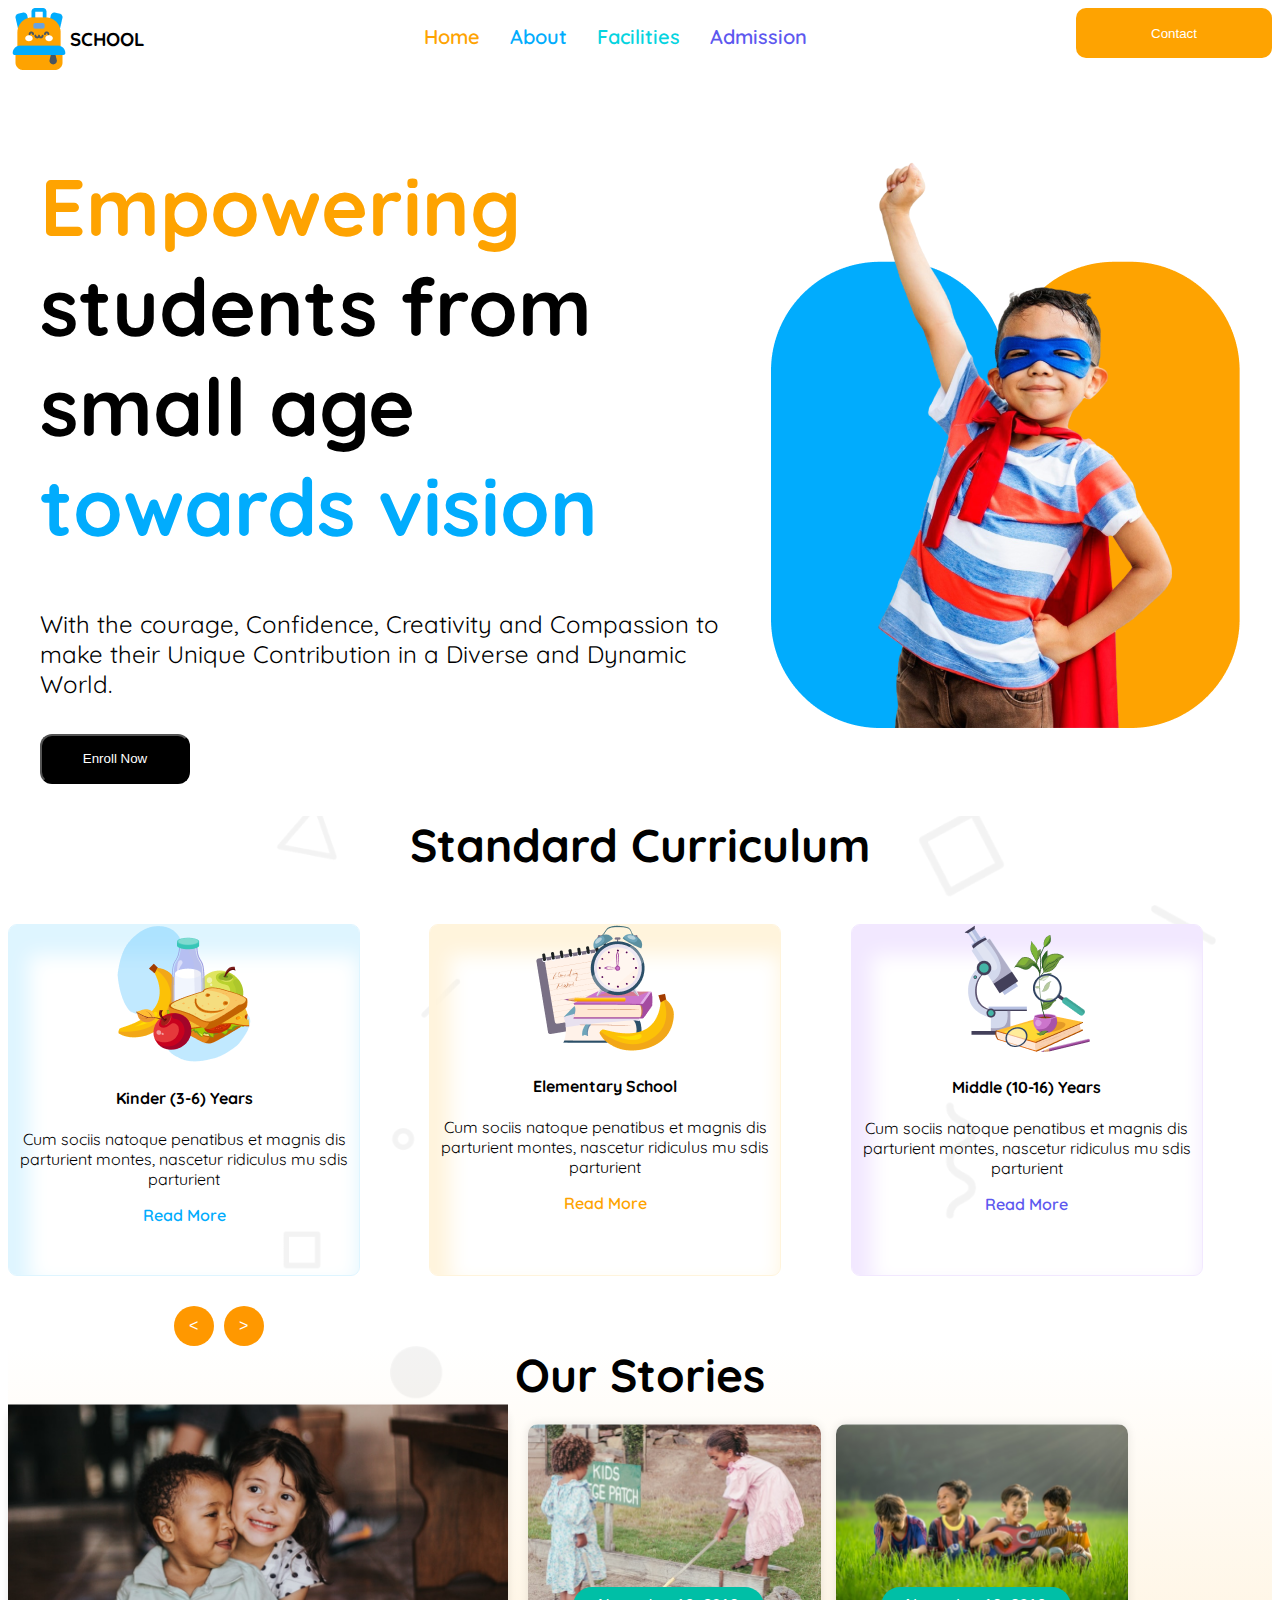
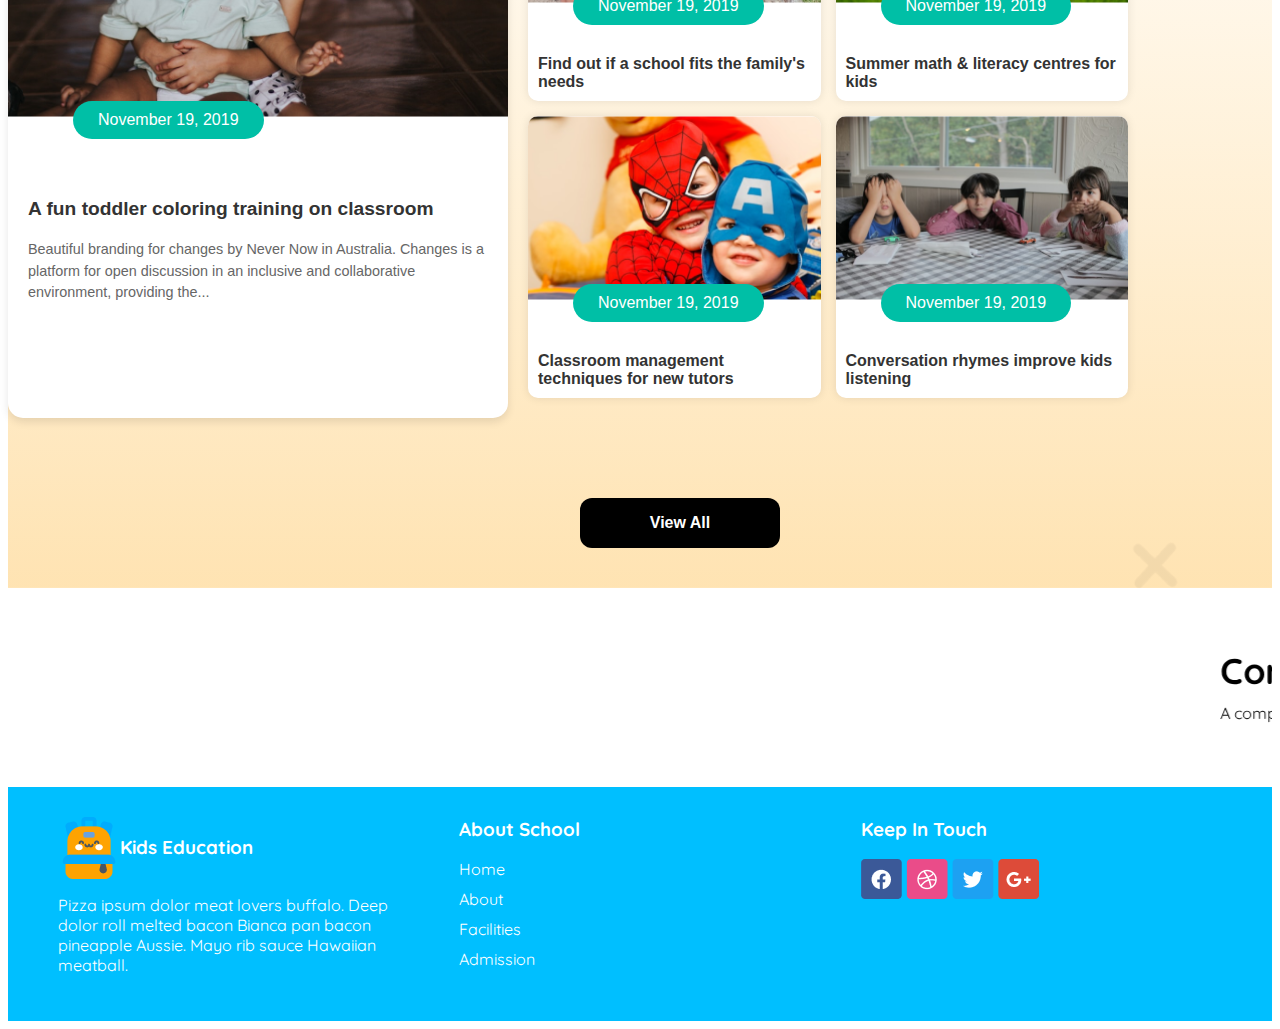
<file: index.html>
<!DOCTYPE html>
<html lang="en">
<head>
    <meta charset="UTF-8">
    <meta name="viewport" content="width=device-width, initial-scale=1.0">
    <title>Kids Point</title>
    <link rel="stylesheet" href="styles/assignment-2.css">
</head>
<body class="quicksand-font">
    <header>
        <div class="navbar display-flex">
            <div class="logo">
                <img src="assets/logo.png" alt="">
                <h3 class="brand">SCHOOL</h3>
            </div>
           
            <ul class="nav-links display-flex">
                <!-- li.nav-item*4>a.nav-link -->
                <li class="nav-item"><a href="" class="nav-link text-orange">Home</a></li>
                <li class="nav-item"><a href="" class="nav-link text-skyblue">About</a></li>
                <li class="nav-item"><a href="" class="nav-link text-aqua">Facilities</a></li>
                <li class="nav-item"><a href="" class="nav-link text-violet">Admission</a></li>
            </ul>
            <!-- <div class="hambarg"><img src="assets/hambarg.png" alt=""></div> -->
            <img class="hambarg" src="assets/hambarg.png" alt="">
            
            <button class="ctn-button">Contact</button>
        </div>
        <hr class="hr">
    </header>
    <main>
        <section class="hero display-flex">
            <div class="hero-text">
              <h1 class="text-orange font-weight">
                Empowering <br>
                <span class="text-black font-weight">students from small age</span> 
                <span class="text-skyblue font-weight">towards vision</span>
              </h1>
              <p class="hero-p">With the courage, Confidence, Creativity and Compassion to make their Unique Contribution in a Diverse and Dynamic World.</p>
              <button class="btn-enroll btn-black">Enroll Now</button>
      </div>
      <div class="hero-image">
        <img src="assets/hero-kids.png" alt="Child in superhero costume">
      </div>
    </section>
    <!-- Standard Curriculum -->
    <section class="background-1">
        <h3 class="curriculum-title">Standard Curriculum</h3>
        <div class="curriculum-container">
            <!-- .curriculum-card*3>img.curriculum-icon+h4.curriculum-title+p.curriculum-p -->
            <div class="curriculum-card-1">
                <div>
                    <img src="assets/kinder.png" alt="" class="curriculum-icon">
                <h4 class="curriculum-box-title">Kinder (3-6) Years</h4>
                <p class="curriculum-p">Cum sociis natoque penatibus et magnis
                    dis parturient montes, nascetur ridiculus
                    mu sdis parturient</p>
                    <a href="#" class="read-more text-skyblue">Read More</a>
                </div>
            </div>
            <div class="curriculum-card-2">
                <div>
                    <img src="assets/elementary.png" alt="" class="curriculum-icon">
                <h4 class="curriculum-box-title">Elementary School</h4>
                <p class="curriculum-p">Cum sociis natoque penatibus et magnis
                    dis parturient montes, nascetur ridiculus
                    mu sdis parturient</p>
                    <a href="#" class="read-more text-orange">Read More</a>
                </div>
            </div>
            <div class="curriculum-card-3">
                <div>
                    <img src="assets/middle.png" alt="" class="curriculum-icon">
                <h4 class="curriculum-box-title">Middle (10-16) Years</h4>
                <p class="curriculum-p">Cum sociis natoque penatibus et magnis
                    dis parturient montes, nascetur ridiculus
                    mu sdis parturient</p>
                    <a href="#" class="read-more text-violet">Read More</a>
                </div>
            </div>
           
                <div class="pagination">
                    <button>&lt;</button>
                    <button>&gt;</button>
                </div>
            
     </div>
    </section>
    <!-- Stories -->
    <section class="head-story background">
        <h2 class="our-stories">Our Stories</h2>
        <section class="stories-head display-flex">
            <div class="story-card">
                <div class="story-image">
                    <img src="assets/story-1.png" alt="Story Image">
                </div>
                <div class="story-content">
                    <div class="story-date">
                        November 19, 2019
                    </div>
                    <h3 class="story-title">A fun toddler coloring training on classroom</h3>
                    <p class="story-description">
                        Beautiful branding for changes by Never Now in Australia. Changes is a platform for open discussion in an inclusive and collaborative environment, providing the...
                    </p>
                </div>
            </div>
            <div class="container">
                <div class="grid">
                    <div class="card">
                        <img src="assets/story-2.png" alt="School Needs">
                       
                        <div class="story-date-2">
                            November 19, 2019
                        </div>
                        <div class="title">Find out if a school fits the family's needs</div>
                    </div>
                    <div class="card">
                        <img src="assets/story-3.png" alt="Summer Math">
                       
                        <div class="story-date-2">
                            November 19, 2019
                        </div>
                        <div class="title">Summer math & literacy centres for kids</div>
                    </div>
                    <div class="card">
                        <img src="assets/story-4.png" alt="Classroom Management">
                       
                        <div class="story-date-2">
                            November 19, 2019
                        </div>
                        <div class="title">Classroom management techniques for new tutors</div>
                    </div>
                    <div class="card">
                        <img src="assets/story-5.png" alt="Conversation Rhymes">
                       
                        <div class="story-date-2">
                            November 19, 2019
                        </div>
                        <div class="title">Conversation rhymes improve kids listening</div>
                    </div>
                </div>
            </div>
            
        </section>
        <div class="button-container">
            <button class="view-all-btn">View All</button>
        </div>
    </section>
    
    </main>
    <!-- marque -->
    <div class="mak">
        <marquee class="marq" bgcolor="white" 
                 direction="left" loop="">
            <div class="geek1">
                Computer Science and engineering
            </div>
            <div class="geek2">
                A computer science portal from geeks for CSE
            </div>
        </marquee>
    </div>
    <!-- footer -->
    <footer class="footer">
        <div class="footer-left">
            <!-- Logo and Description -->
            <div class="footer-column display-flex">
              <img src="assets/logo.png" alt="Kids Education Logo" class="logo">
              <h3>Kids Education</h3>
            </div>
            <p>
                Pizza ipsum dolor meat lovers buffalo. Deep dolor roll melted bacon Bianca pan bacon pineapple Aussie. Mayo rib sauce Hawaiian meatball.
              </p>
              </div>
              <!-- About Links -->
      <div class="footer-middle">
        <h3>About School</h3>
        <ul>
          <li><a href="#">Home</a></li>
          <li><a href="#">About</a></li>
          <li><a href="#">Facilities</a></li>
          <li><a href="#">Admission</a></li>
        </ul>
      </div>
      <!-- footer right -->
      <div class="footer-right">
            <h3>Keep In Touch</h3>
            <div class="social-icons">
              <a href="#"><img src="assets/fb.png" alt="Facebook"></a>
              <a href="#"><img src="assets/dribble.png" alt="Dribble"></a>
              <a href="#"><img src="assets/twitter.png" alt="Twitter"></a>
              <a href="#"><img src="assets/google+.png" alt="Google+"></a>
            </div>
    </div>

    </footer>
    
</body>
</html>
</file>
<file: styles/assignment-2.css>
@import url('https://fonts.googleapis.com/css2?family=Quicksand:wght@300..700&display=swap');


.quicksand-font {
  font-family: "Quicksand", serif;
  font-optical-sizing: auto;
  font-weight: 400;
  font-style: normal;
}
main{
  max-width: 1440px;
  margin: 0 auto;
}

/* Shared style */
.display-flex{
    display: flex;
}
/* main > section{
  margin-top: 130px;
} */
.background-1{
  background-image: url("../assets/bg.png");
  background-size: cover;
  background-repeat: no-repeat;
  background-position: center;
  
}
.background{
  background-image: url("../assets/bg.png"),linear-gradient(0.00deg,rgba(254,163,1,0.3),rgba(255,255,255,0.3)100%);
  background-size: cover;
  background-repeat: no-repeat;
  background-position: center;
  
}
.font-weight{
    font-weight: 700;
}
.text-orange{
    color: #FEA301;
}
.text-skyblue{
    color: #01ACFD;
}
.text-aqua{
    color: #05D4DF;
}
.text-violet{
    color: #5D58EF;
}
.text-black{
    color: black;
}
.btn-black{
    background-color: black;
    color: white;
    border-radius: 12px;
    padding: 0.5rem 1rem;
}
.navbar{
    max-width: 1440px;
    margin: 0 auto;
}

/* logo */
.logo{
    display: flex;
}

/* nav */
.nav-item{
    list-style: none;
    margin-right: 30px;
}
.nav-link{
    text-decoration: none;
    font-weight: 600;
    font-size: 20px;
}
 .navbar{
    justify-content: space-between;
 }
 /* button */
 .ctn-button{
    background-color: #FEA301;
    border: none;
    width: 196px;
    height: 50px;
    padding: 0.5rem 1rem;
    border-radius: 10px;
    text-decoration: none;
    color: white;
    font-weight: 76px;
 }
 .hambarg{
    border: none;
    width: 100px;
    height: 50px;
     display: none;   
 }
 .hr{
  display: none;
 }
 
 
 /* main-section-hero */
 .hero {
    align-items: center;
    justify-content: space-between;
    padding: 2rem;
    gap: 20px;
  }
  .hero-text{
    font-size: 2.5rem;
  }
  .hero-p{
    font-size: 1.5rem;
  }
  .btn-enroll{
    width: 150px;
    height: 50px;
  }
  /* curriculum related style */
  .curriculum-title{
    align-items: center;
    font-size: 46px;
    /* width: 460px;
    height: 60px; */
    max-width: 850px;
    margin: 0 auto;
    text-align: center;
    margin-bottom: 50px;
}
  .curriculum-container{
    display: grid;
    grid-template-columns: repeat(3,1fr);
    flex-wrap: wrap;
  }
  .curriculum-card-1, .curriculum-card-2, .curriculum-card-3{
    border-radius: 9px;
    width: 350px;
    height: 350px;
    gap: 10px;
    text-align: center;
    align-items: center;
    justify-content: center;
  }
  .curriculum-card-1{
    border: 1px solid #DEF5FF;
    box-shadow: 10px 20px 20px 10px #DEF5FF inset;

  }
  .curriculum-card-2{
    border: 1px solid #FFF4DC;
    box-shadow: 10px 20px 20px 10px #FFF4DC inset;
  }
  .curriculum-card-3{
     border: 1px solid #F2E8FF;
     box-shadow: 10px 20px 20px 10px #F2E8FF inset;
  }
  .read-more{
    text-decoration: none;
    margin-top: 50px;
    font-weight: 600;
  }

  .pagination {
     margin-top: 30px;
    display: flex;
    justify-content: center;
    align-items: center;
    /* max-width: 1440px; */
    /* margin-left: auto;
    margin-right: auto;  */
}
  .pagination button {
    background-color: #ff9800;
    color: #fff;
    border: none;
    border-radius: 50%;
    width: 40px;
    height: 40px;
    font-size: 1rem;
    cursor: pointer;
    margin: 0 5px;
    transition: background-color 0.3s;
    /* justify-content: center; */
    align-items: center; 
}

.pagination button:hover {
    background-color: #e68a00;
}

/* .head-story{
  margin-top: 30px;
} */
.our-stories{
  align-items: center;
    font-size: 46px;
    /* width: 460px;
    height: 60px; */
    max-width: 850px;
    margin: 0 auto;
    text-align: center;
    /* margin-bottom: 50px; */
}
.stories-head{
  margin: 0;
  padding: 0;
  box-sizing: border-box;
  font-family: 'Arial', sans-serif;
  max-width: 1140px;
  /* height: 630px; */
}



.story-card {
  background: #fff;
  border-radius: 15px;
  box-shadow: 0 4px 8px rgba(0, 0, 0, 0.1);
  width: 540px;
  /* height: 580px; */
  /* overflow: hidden; */
  transition: transform 0.3s;
}

.story-card:hover {
  transform: translateY(-10px);
}

.story-image img {
  /* width: 100%; */
  width: 100%;
  
}

.story-content {
  padding: 20px;
  text-align: left;
}

  .story-date{
    color: white;
    background: #00bfa6;
    border-radius: 62px;
    display: inline-block; 
    position: relative;
    top: -40px;
    right: -45px;
   padding: 10px 25px; 
}
.story-date-2{
  color: white;
  display: inline-block;
  position: relative;
  top: -20px;
  right: -45px;
 padding: 10px 25px;  
  background: #00bfa6;
  border-radius: 62px;
}
.story-title {
  font-size: 1.2rem;
  font-weight: bold;
  color: #333;
  /* margin-bottom: 10px; */
}

.story-description {
  font-size: 0.9rem;
  color: #666;
  line-height: 1.5;
}

.container {
  width: 100%;
  max-width: 600px;
  /* height: 600px; */
  margin: 0 auto;
  /* background: #ffffff; */
  padding: 20px;
}
.grid {
  display: grid;
  grid-template-columns: 1fr 1fr;
  gap: 15px;
}
.card {
  background: #fff;
  border-radius: 10px;
  overflow: hidden;
  box-shadow: 0 0 10px rgba(0, 0, 0, 0.1);
}
.card img {
  width: 100%;
  /* height: auto; */
  /* display: block; */
}
.date {
  background: #6ab04c;
  color: #fff;
  padding: 5px 10px;
  display: inline-block;
  margin: 10px;
  border-radius: 15px;
  font-size: 14px;
}
.purple { background: #6a5acd; }
.yellow { background: #e1b12c; }
.title {
  padding: 10px;
  font-size: 16px;
  font-weight: bold;
  color: #333;
}
/* Container for Centering */
.button-container {
  text-align: center;
   /* display: flex; */
  justify-content: center;
  align-items: center;
  width: 100%;
  margin-bottom: 30px;
  margin-top: 40px;
  padding: 40px; 
}

/* View All Button Styling */
.view-all-btn {
  padding: 12px 24px;
  font-size: 16px;
  font-weight: bold;
  border: none;
  background: black;
  color: white;
  border-radius: 12px;
  cursor: pointer;
  transition: background 0.3s ease-in-out, transform 0.2s;
  width: 200px;
  height: 50px;
}

.view-all-btn:hover {
  background: #333;
  transform: scale(1.05);
}
/* marque */
.mak {
  text-align: center;
}

.marq {
  padding-top: 30px;
  padding-bottom: 30px;
}

.geek1 {
  font-size: 36px;
  font-weight: bold;
  color: black;
  padding-bottom: 10px;
}

/* Footer section */
footer { 
  /* gap: none;  */
   margin-top: 0;
   margin-top: 30px; 
   background-color: #00BFFF; 
  color: #fff;
  padding: 30px 30px;
  display: flex; 
   justify-content: space-around; 
   align-items: flex-start; 
 }
.footer-column {
  flex: 1;
  text-align: left;
}


.footer-left, .footer-middle, .footer-right {
  width: 30%;
}

.footer-left h2 {
  margin-bottom: 10px;
}

.footer-middle h3, .footer-right h3 {
  margin-top: 0;
}

.footer-middle ul, .footer-right ul {
  list-style-type: none;
  padding: 0;
}

.footer-middle li, .footer-right li {
  margin-bottom: 10px;
}

.footer-middle a, .footer-right a {
  color: #fff;
  text-decoration: none;
}

.footer-middle a:hover, .footer-right a:hover {
  text-decoration: underline;
}
/* Responsive media query */

/* Small device */
@media screen and (max-width:576px) {
  
.hambarg{
  display: block;
}


.hr{
  display: block;
}
.hero-image {
  order: -1;
  align-items: center;
}
.nav-links, .brand{
  display: none;
}
.ctn-button{
  display: none;
}
.hero {
  flex-direction: column;
  text-align: center;
}

.hero-text {
  font-size: 1rem;
}

.hero-p {
  font-size: 0.5rem;
}
.btn-enroll {
  width: 150px;
  height: 50px;
}
/* curriculum */
.curriculum-container {
  grid-template-columns: 1fr; }

.curriculum-card-1, .curriculum-card-2, .curriculum-card-3 {
  width: 100%; 
  height: auto; 
   margin-bottom: 20px;  
}
.pagination{
  display: none;
}
/* Stories */
.stories-head {
  flex-direction: column;
  align-items: center;  
}

.story-card {
  display: none;
}
 
.grid , .head-story{
  grid-template-columns: repeat(1fr); 
}

.button-container {
  flex-direction: column;
  align-items: center; 
}

/* .view-all-btn {
  width: 100%; 
} */
/* Footer */
footer {
  flex-direction: column; 
  align-items: center; 
}

.footer-left, .footer-middle, .footer-right {
  width: 100%;
  margin-bottom: 20px; 
  text-align: center;

} 
}
</file>
